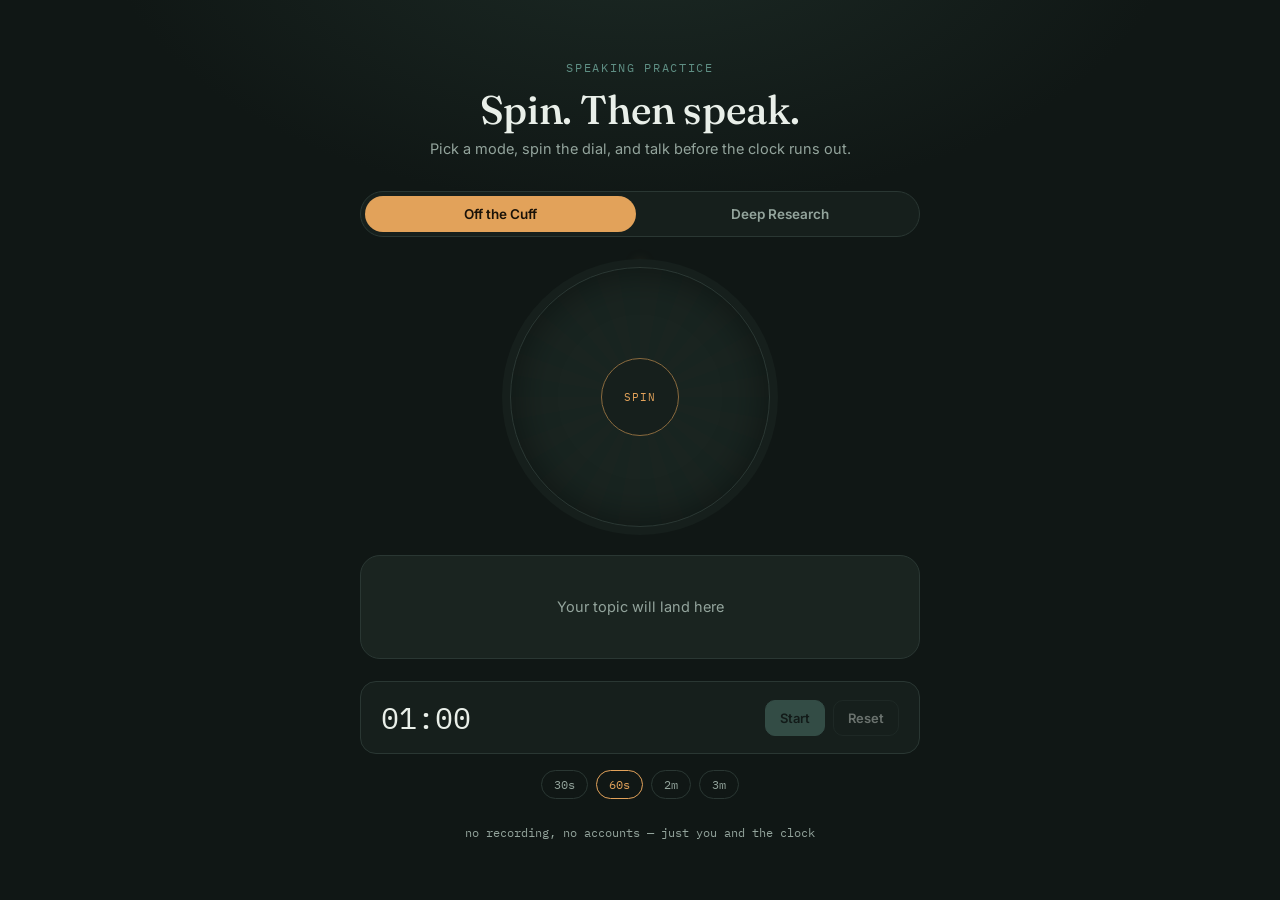
<file: index.html>
<!DOCTYPE html>
<html lang="en">
<head>
<meta charset="UTF-8">
<meta name="viewport" content="width=device-width, initial-scale=1.0, viewport-fit=cover">
<title>Speak Up — thinking on your feet</title>
<link rel="stylesheet" href="style.css">
</head>
<body>
<div class="app">
  <div class="eyebrow">Speaking practice</div>
  <h1>Spin. Then speak.</h1>
  <div class="sub">Pick a mode, spin the dial, and talk before the clock runs out.</div>

  <div class="modes">
    <button class="active" data-mode="cuff">Off the Cuff</button>
    <button data-mode="deep">Deep Research</button>
  </div>

  <div class="dial-wrap">
    <div class="needle"></div>
    <div class="dial" id="dial"></div>
    <button class="spin-btn" id="spinBtn">Spin</button>
  </div>

  <div class="topic-card">
    <div class="topic-text placeholder" id="topicText">Your topic will land here</div>
  </div>

  <div class="timer-row">
    <div class="clock" id="clock">01:00</div>
    <div class="timer-controls">
      <button id="startBtn" class="primary" disabled>Start</button>
      <button id="resetBtn" disabled>Reset</button>
    </div>
  </div>

  <div class="duration-picker">
    <button data-secs="30">30s</button>
    <button data-secs="60" class="active">60s</button>
    <button data-secs="120">2m</button>
    <button data-secs="180">3m</button>
  </div>

  <footer>no recording, no accounts — just you and the clock</footer>
</div>

<script src="script.js"></script>
</body>
</html>
</file>
<file: style.css>
@import url('https://fonts.googleapis.com/css2?family=Fraunces:opsz,wght@9..144,300;9..144,500;9..144,600&family=IBM+Plex+Mono:wght@400;500&family=Inter:wght@400;500;600&display=swap');

:root{
  --bg:#101715;
  --bg-soft:#161f1c;
  --card:#1a2420;
  --line:#2a3733;
  --ink:#e9efe9;
  --ink-dim:#93a49c;
  --amber:#e2a25a;
  --amber-dim:#8a6a3e;
  --teal:#5f8f84;
  --radius:20px;
}
*{box-sizing:border-box;}
html,body{margin:0;padding:0;}
body{
  background:
    radial-gradient(ellipse 900px 500px at 50% -10%, #1c2a25 0%, transparent 60%),
    var(--bg);
  color:var(--ink);
  font-family:'Inter',sans-serif;
  min-height:100vh;
  display:flex;
  align-items:center;
  justify-content:center;
  padding:32px 20px;
}
.app{
  width:100%;
  max-width:560px;
}
.eyebrow{
  font-family:'IBM Plex Mono',monospace;
  font-size:12px;
  letter-spacing:0.14em;
  text-transform:uppercase;
  color:var(--teal);
  text-align:center;
  margin-bottom:10px;
}
h1{
  font-family:'Fraunces',serif;
  font-weight:500;
  font-size:clamp(28px,6vw,40px);
  text-align:center;
  margin:0 0 6px;
  letter-spacing:-0.01em;
}
.sub{
  text-align:center;
  color:var(--ink-dim);
  font-size:14.5px;
  margin-bottom:34px;
}

/* mode toggle */
.modes{
  display:flex;
  gap:8px;
  background:var(--bg-soft);
  border:1px solid var(--line);
  border-radius:999px;
  padding:4px;
  margin-bottom:30px;
}
.modes button{
  flex:1;
  border:none;
  background:transparent;
  color:var(--ink-dim);
  font-family:'Inter',sans-serif;
  font-weight:600;
  font-size:13.5px;
  padding:10px 12px;
  border-radius:999px;
  cursor:pointer;
  transition:all .25s ease;
}
.modes button.active{
  background:var(--amber);
  color:#1a1208;
}

/* dial */
.dial-wrap{
  position:relative;
  width:260px;
  height:260px;
  margin:0 auto 28px;
  display:flex;
  align-items:center;
  justify-content:center;
}
.dial{
  width:260px;
  height:260px;
  border-radius:50%;
  background:
    repeating-conic-gradient(from 0deg, var(--card) 0deg 10deg, #182420 10deg 20deg);
  border:1px solid var(--line);
  position:relative;
  transition:transform 3.2s cubic-bezier(.15,.75,.1,1);
  box-shadow:0 0 0 8px var(--bg-soft), inset 0 0 40px rgba(0,0,0,.45);
}
.dial::after{
  content:"";
  position:absolute;
  inset:38%;
  border-radius:50%;
  background:radial-gradient(circle at 35% 30%, #24322c, #131a17 70%);
  border:1px solid var(--line);
}
.needle{
  position:absolute;
  top:-6px;
  left:50%;
  width:2px;
  height:24px;
  background:var(--amber);
  transform:translateX(-50%);
  filter:drop-shadow(0 0 6px rgba(226,162,90,.6));
}
.spin-btn{
  position:absolute;
  width:78px;
  height:78px;
  border-radius:50%;
  border:1px solid var(--amber-dim);
  background:var(--bg-soft);
  color:var(--amber);
  font-family:'IBM Plex Mono',monospace;
  font-size:11px;
  letter-spacing:.08em;
  text-transform:uppercase;
  cursor:pointer;
  z-index:2;
  transition:transform .15s ease, background .2s ease;
}
.spin-btn:hover{background:#20302a;}
.spin-btn:active{transform:scale(0.94);}
.spin-btn:disabled{opacity:.5;cursor:default;}

/* topic card */
.topic-card{
  background:var(--card);
  border:1px solid var(--line);
  border-radius:var(--radius);
  padding:26px 24px;
  min-height:104px;
  display:flex;
  align-items:center;
  justify-content:center;
  text-align:center;
  margin-bottom:22px;
}
.topic-text{
  font-family:'Fraunces',serif;
  font-weight:500;
  font-size:20px;
  line-height:1.4;
  color:var(--ink);
}
.topic-text.placeholder{
  color:var(--ink-dim);
  font-family:'Inter',sans-serif;
  font-weight:400;
  font-size:14.5px;
}

/* timer row */
.timer-row{
  display:flex;
  align-items:center;
  justify-content:space-between;
  gap:14px;
  background:var(--bg-soft);
  border:1px solid var(--line);
  border-radius:16px;
  padding:16px 20px;
}
.clock{
  font-family:'IBM Plex Mono',monospace;
  font-size:30px;
  font-variant-numeric:tabular-nums;
  color:var(--ink);
  min-width:84px;
}
.clock.low{color:#e07a5f;}
.timer-controls{
  display:flex;
  gap:8px;
}
.timer-controls button{
  font-family:'Inter',sans-serif;
  font-weight:600;
  font-size:13px;
  border-radius:10px;
  border:1px solid var(--line);
  background:transparent;
  color:var(--ink);
  padding:9px 14px;
  cursor:pointer;
  transition:all .2s ease;
}
.timer-controls button.primary{
  background:var(--teal);
  border-color:var(--teal);
  color:#0d1513;
}
.timer-controls button:hover{border-color:var(--amber-dim);}
.timer-controls button:disabled{opacity:.4;cursor:default;}

.duration-picker{
  display:flex;
  justify-content:center;
  gap:8px;
  margin-top:16px;
}
.duration-picker button{
  font-family:'IBM Plex Mono',monospace;
  font-size:12px;
  background:transparent;
  border:1px solid var(--line);
  color:var(--ink-dim);
  padding:6px 12px;
  border-radius:999px;
  cursor:pointer;
}
.duration-picker button.active{
  border-color:var(--amber);
  color:var(--amber);
}

footer{
  text-align:center;
  margin-top:26px;
  font-size:12px;
  color:var(--ink-dim);
  font-family:'IBM Plex Mono',monospace;
}

@media (prefers-reduced-motion: reduce){
  .dial{transition:none;}
}
</file>
